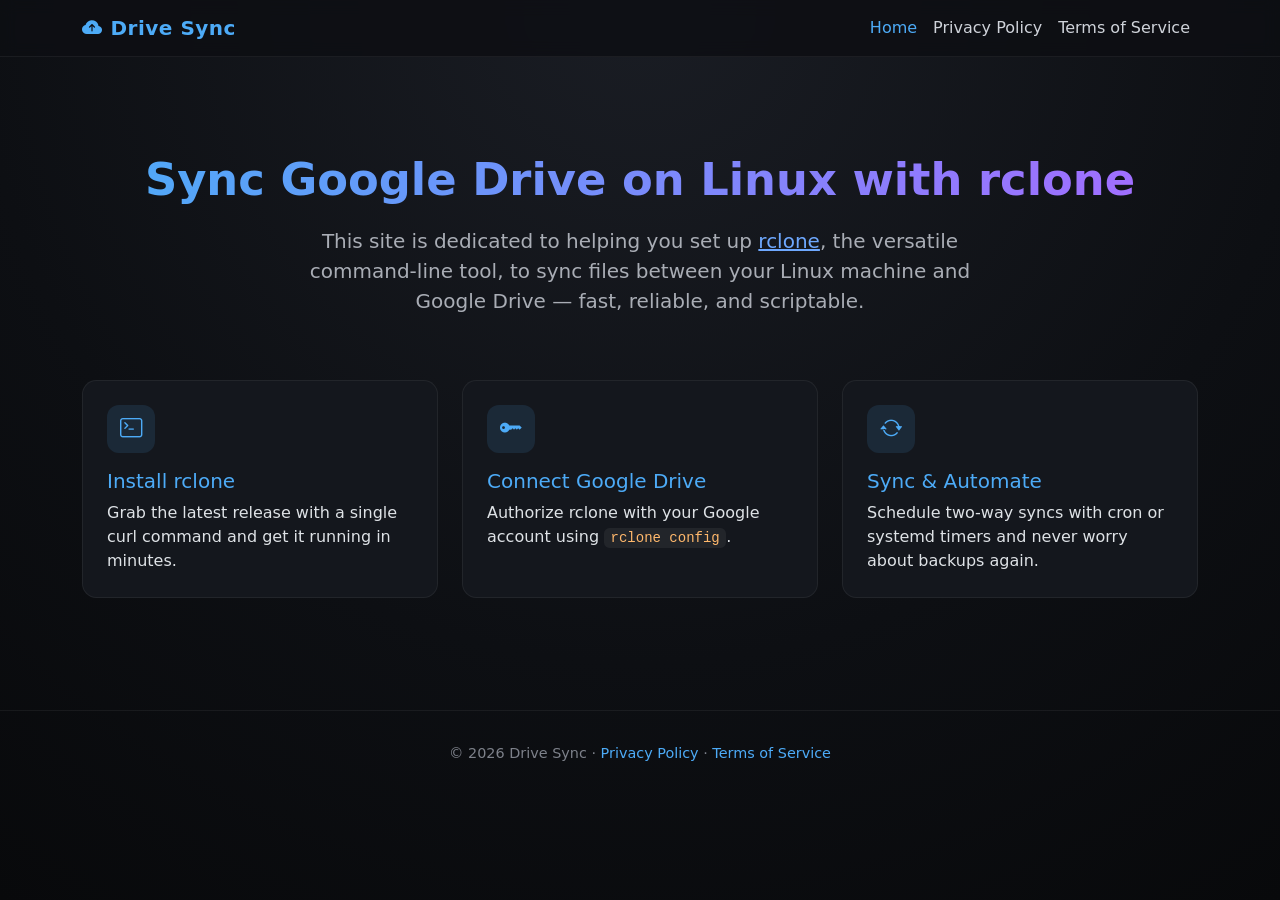
<file: index.html>
<!doctype html>
<html lang="en" data-bs-theme="dark">
<head>
  <meta charset="utf-8">
  <meta name="viewport" content="width=device-width, initial-scale=1">
  <title>Drive Sync &mdash; rclone + Google Drive on Linux</title>
  <link href="https://cdn.jsdelivr.net/npm/bootstrap@5.3.3/dist/css/bootstrap.min.css" rel="stylesheet">
  <link href="https://cdn.jsdelivr.net/npm/bootstrap-icons@1.11.3/font/bootstrap-icons.min.css" rel="stylesheet">
  <link href="css/style.css" rel="stylesheet">
</head>
<body>

  <nav class="navbar navbar-expand-lg sticky-top">
    <div class="container">
      <a class="navbar-brand" href="index.html"><i class="bi bi-cloud-arrow-up-fill me-2"></i>Drive Sync</a>
      <button class="navbar-toggler" type="button" data-bs-toggle="collapse" data-bs-target="#navMain">
        <span class="navbar-toggler-icon"></span>
      </button>
      <div class="collapse navbar-collapse" id="navMain">
        <ul class="navbar-nav ms-auto">
          <li class="nav-item"><a class="nav-link active" href="index.html">Home</a></li>
          <li class="nav-item"><a class="nav-link" href="privacy.html">Privacy Policy</a></li>
          <li class="nav-item"><a class="nav-link" href="terms.html">Terms of Service</a></li>
        </ul>
      </div>
    </div>
  </nav>

  <header class="hero">
    <div class="container">
      <h1>Sync Google Drive on Linux with rclone</h1>
      <p class="lead">
        This site is dedicated to helping you set up <a href="https://rclone.org" target="_blank" rel="noopener">rclone</a>,
        the versatile command-line tool, to sync files between your Linux machine and Google Drive &mdash;
        fast, reliable, and scriptable.
      </p>
    </div>
  </header>

  <main class="container pb-5">
    <div class="row g-4">
      <div class="col-md-4">
        <div class="card h-100 p-4">
          <div class="icon-badge"><i class="bi bi-terminal"></i></div>
          <h5 class="card-title">Install rclone</h5>
          <p class="card-text">Grab the latest release with a single curl command and get it running in minutes.</p>
        </div>
      </div>
      <div class="col-md-4">
        <div class="card h-100 p-4">
          <div class="icon-badge"><i class="bi bi-key-fill"></i></div>
          <h5 class="card-title">Connect Google Drive</h5>
          <p class="card-text">Authorize rclone with your Google account using <code>rclone config</code>.</p>
        </div>
      </div>
      <div class="col-md-4">
        <div class="card h-100 p-4">
          <div class="icon-badge"><i class="bi bi-arrow-repeat"></i></div>
          <h5 class="card-title">Sync &amp; Automate</h5>
          <p class="card-text">Schedule two-way syncs with cron or systemd timers and never worry about backups again.</p>
        </div>
      </div>
    </div>
  </main>

  <footer>
    <div class="container">
      &copy; 2026 Drive Sync &middot; <a href="privacy.html">Privacy Policy</a> &middot; <a href="terms.html">Terms of Service</a>
    </div>
  </footer>

  <script src="https://cdn.jsdelivr.net/npm/bootstrap@5.3.3/dist/js/bootstrap.bundle.min.js"></script>
</body>
</html>
</file>
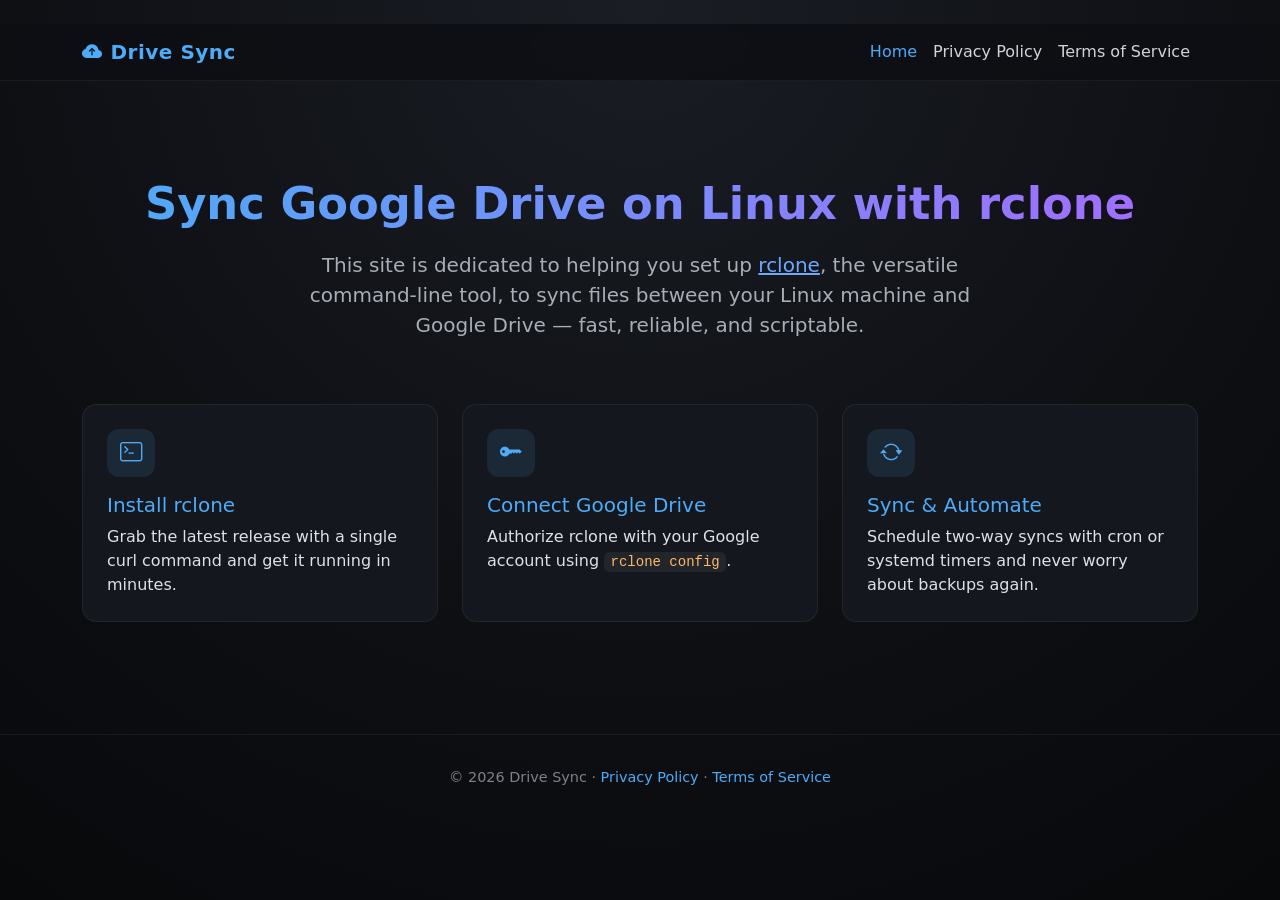
<file: docs/index.html>
<!doctype html>
<html lang="en" data-bs-theme="dark">
<head>
  <meta charset="utf-8">
  <meta name="viewport" content="width=device-width, initial-scale=1">
  <title>Drive Sync &mdash; rclone + Google Drive on Linux</title>
  <link href="https://cdn.jsdelivr.net/npm/bootstrap@5.3.3/dist/css/bootstrap.min.css" rel="stylesheet">
  <link href="https://cdn.jsdelivr.net/npm/bootstrap-icons@1.11.3/font/bootstrap-icons.min.css" rel="stylesheet">
  <link href="css/style.css" rel="stylesheet">
</head>
<br>

  <nav class="navbar navbar-expand-lg sticky-top">
    <div class="container">
      <a class="navbar-brand" href="index.html"><i class="bi bi-cloud-arrow-up-fill me-2"></i>Drive Sync</a>
      <button class="navbar-toggler" type="button" data-bs-toggle="collapse" data-bs-target="#navMain">
        <span class="navbar-toggler-icon"></span>
      </button>
      <div class="collapse navbar-collapse" id="navMain">
        <ul class="navbar-nav ms-auto">
          <li class="nav-item"><a class="nav-link active" href="index.html">Home</a></li>
          <li class="nav-item"><a class="nav-link" href="privacy.html">Privacy Policy</a></li>
          <li class="nav-item"><a class="nav-link" href="terms.html">Terms of Service</a></li>
        </ul>
      </div>
    </div>
  </nav>

  <header class="hero">
    <div class="container">
      <h1>Sync Google Drive on Linux with rclone</h1>
      <p class="lead">
        This site is dedicated to helping you set up <a href="https://rclone.org" target="_blank" rel="noopener">rclone</a>,
        the versatile command-line tool, to sync files between your Linux machine and Google Drive &mdash;
        fast, reliable, and scriptable.
      </p>
    </div>
  </header>

  <main class="container pb-5">
    <div class="row g-4">
      <div class="col-md-4">
        <div class="card h-100 p-4">
          <div class="icon-badge"><i class="bi bi-terminal"></i></div>
          <h5 class="card-title">Install rclone</h5>
          <p class="card-text">Grab the latest release with a single curl command and get it running in minutes.</p>
        </div>
      </div>
      <div class="col-md-4">
        <div class="card h-100 p-4">
          <div class="icon-badge"><i class="bi bi-key-fill"></i></div>
          <h5 class="card-title">Connect Google Drive</h5>
          <p class="card-text">Authorize rclone with your Google account using <code>rclone config</code>.</p>
        </div>
      </div>
      <div class="col-md-4">
        <div class="card h-100 p-4">
          <div class="icon-badge"><i class="bi bi-arrow-repeat"></i></div>
          <h5 class="card-title">Sync &amp; Automate</h5>
          <p class="card-text">Schedule two-way syncs with cron or systemd timers and never worry about backups again.</p>
        </div>
      </div>
    </div>
  </main>

  <footer>
    <div class="container">
      &copy; 2026 Drive Sync &middot; <a href="privacy.html">Privacy Policy</a> &middot; <a href="terms.html">Terms of Service</a>
    </div></footer></br>
  </footer>

  <script src="https://cdn.jsdelivr.net/npm/bootstrap@5.3.3/dist/js/bootstrap.bundle.min.js"></script>
</body>
</html>
</file>
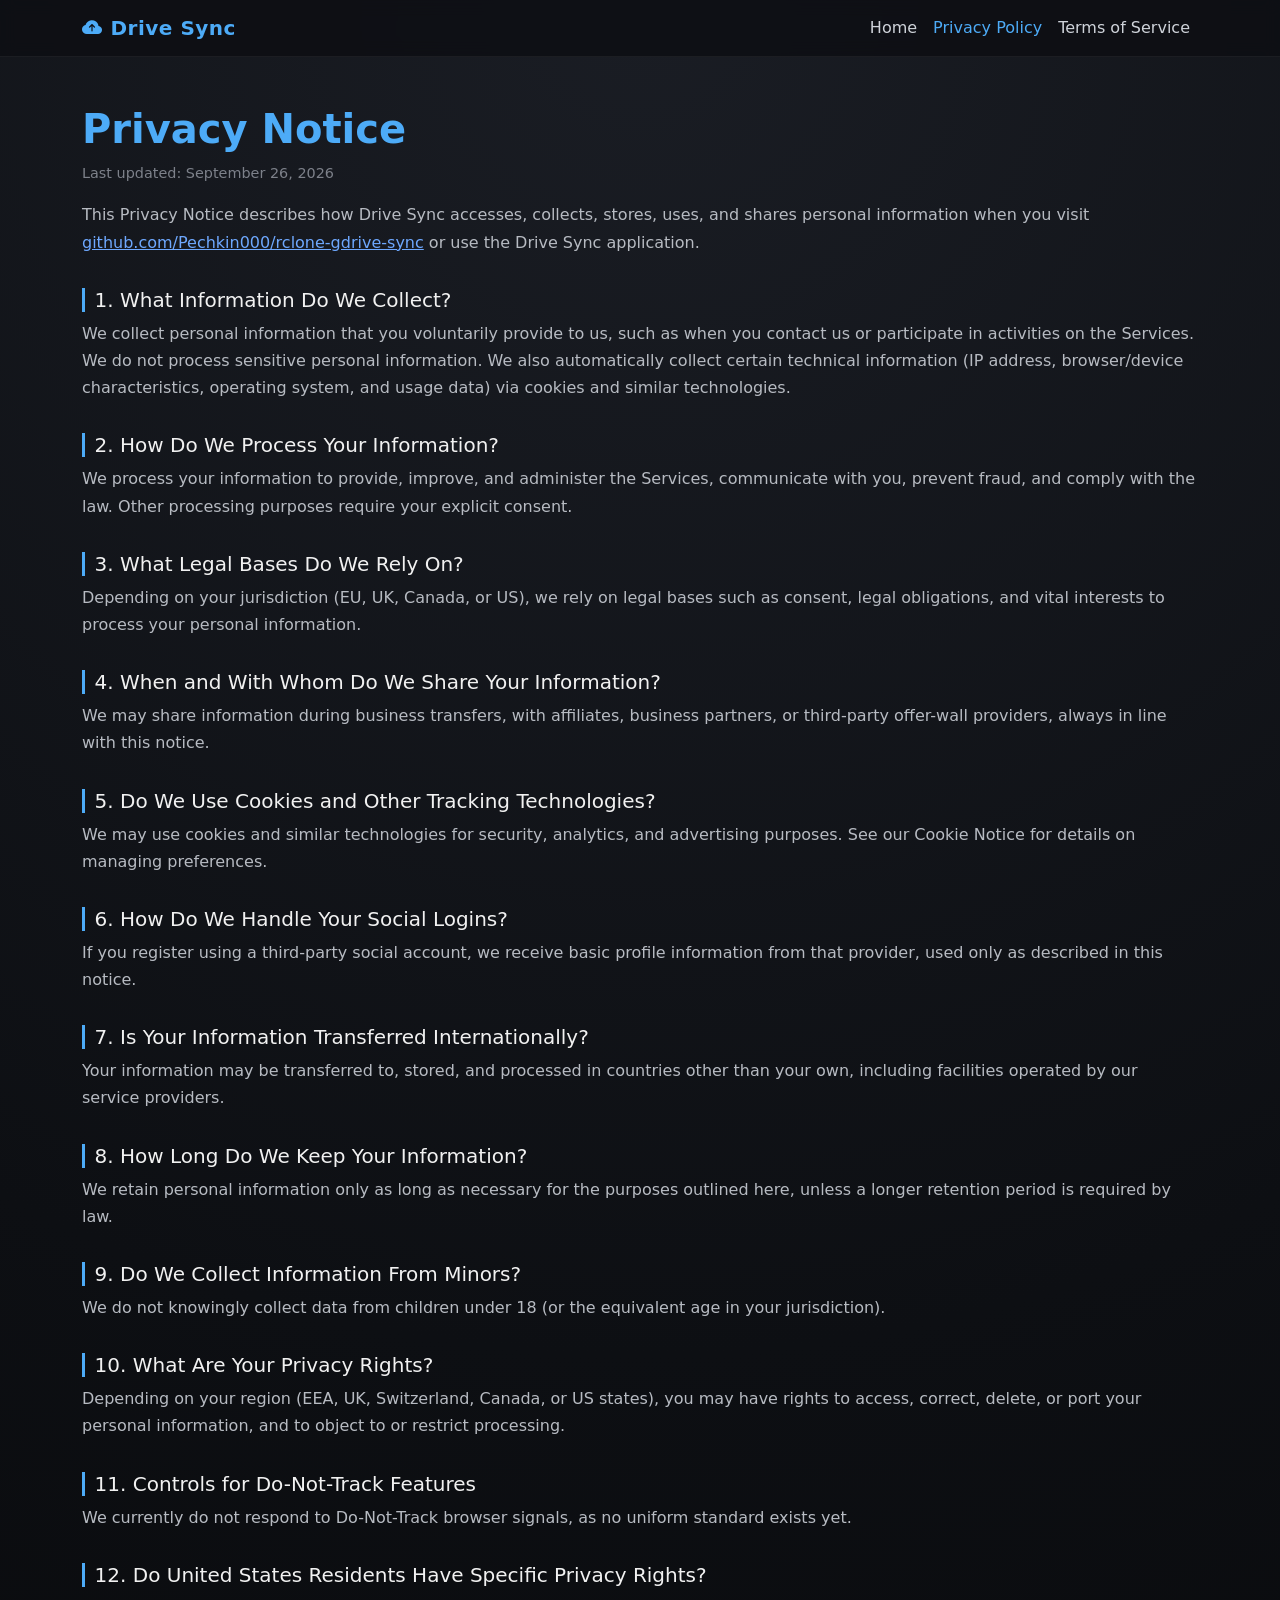
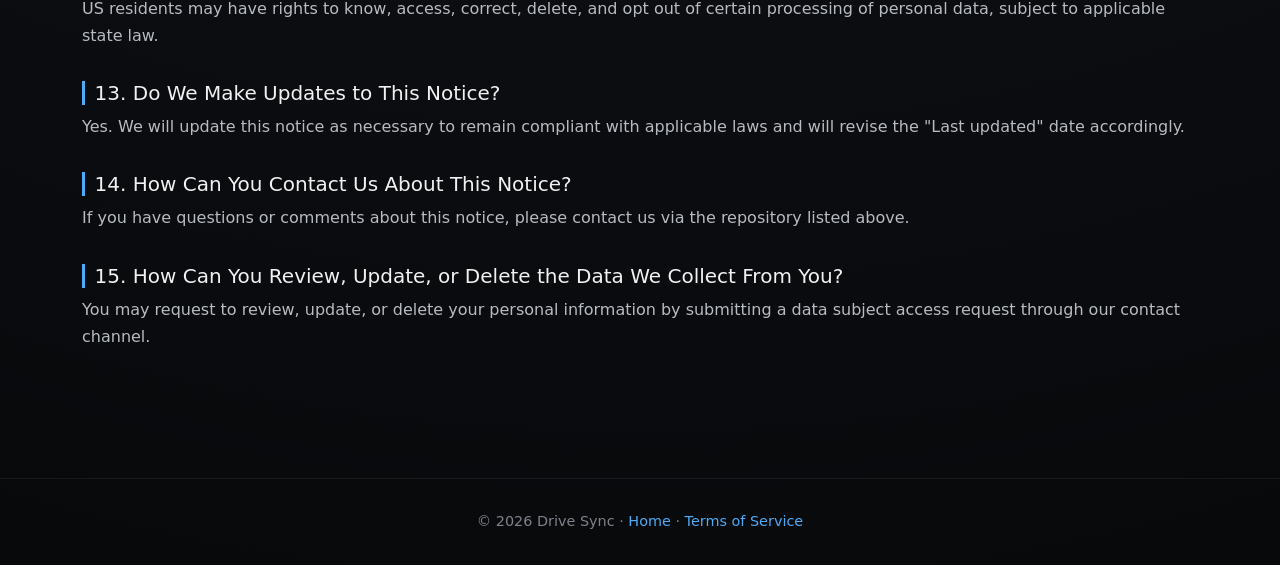
<file: privacy.html>
<!doctype html>
<html lang="en" data-bs-theme="dark">
<head>
  <meta charset="utf-8">
  <meta name="viewport" content="width=device-width, initial-scale=1">
  <title>Privacy Policy &mdash; Drive Sync</title>
  <link href="https://cdn.jsdelivr.net/npm/bootstrap@5.3.3/dist/css/bootstrap.min.css" rel="stylesheet">
  <link href="https://cdn.jsdelivr.net/npm/bootstrap-icons@1.11.3/font/bootstrap-icons.min.css" rel="stylesheet">
  <link href="css/style.css" rel="stylesheet">
</head>
<body>

  <nav class="navbar navbar-expand-lg sticky-top">
    <div class="container">
      <a class="navbar-brand" href="index.html"><i class="bi bi-cloud-arrow-up-fill me-2"></i>Drive Sync</a>
      <button class="navbar-toggler" type="button" data-bs-toggle="collapse" data-bs-target="#navMain">
        <span class="navbar-toggler-icon"></span>
      </button>
      <div class="collapse navbar-collapse" id="navMain">
        <ul class="navbar-nav ms-auto">
          <li class="nav-item"><a class="nav-link" href="index.html">Home</a></li>
          <li class="nav-item"><a class="nav-link active" href="privacy.html">Privacy Policy</a></li>
          <li class="nav-item"><a class="nav-link" href="terms.html">Terms of Service</a></li>
        </ul>
      </div>
    </div>
  </nav>

  <main class="container legal-page py-5">
    <h1>Privacy Notice</h1>
    <p class="last-updated">Last updated: September 26, 2026</p>

    <p>This Privacy Notice describes how Drive Sync accesses, collects, stores, uses, and shares personal
      information when you visit <a href="https://github.com/Pechkin000/rclone-gdrive-sync" target="_blank" rel="noopener">github.com/Pechkin000/rclone-gdrive-sync</a>
      or use the Drive Sync application.</p>

    <h2>1. What Information Do We Collect?</h2>
    <p>We collect personal information that you voluntarily provide to us, such as when you contact us or
      participate in activities on the Services. We do not process sensitive personal information.
      We also automatically collect certain technical information (IP address, browser/device characteristics,
      operating system, and usage data) via cookies and similar technologies.</p>

    <h2>2. How Do We Process Your Information?</h2>
    <p>We process your information to provide, improve, and administer the Services, communicate with you,
      prevent fraud, and comply with the law. Other processing purposes require your explicit consent.</p>

    <h2>3. What Legal Bases Do We Rely On?</h2>
    <p>Depending on your jurisdiction (EU, UK, Canada, or US), we rely on legal bases such as consent, legal
      obligations, and vital interests to process your personal information.</p>

    <h2>4. When and With Whom Do We Share Your Information?</h2>
    <p>We may share information during business transfers, with affiliates, business partners, or third-party
      offer-wall providers, always in line with this notice.</p>

    <h2>5. Do We Use Cookies and Other Tracking Technologies?</h2>
    <p>We may use cookies and similar technologies for security, analytics, and advertising purposes. See our
      Cookie Notice for details on managing preferences.</p>

    <h2>6. How Do We Handle Your Social Logins?</h2>
    <p>If you register using a third-party social account, we receive basic profile information from that
      provider, used only as described in this notice.</p>

    <h2>7. Is Your Information Transferred Internationally?</h2>
    <p>Your information may be transferred to, stored, and processed in countries other than your own,
      including facilities operated by our service providers.</p>

    <h2>8. How Long Do We Keep Your Information?</h2>
    <p>We retain personal information only as long as necessary for the purposes outlined here, unless a
      longer retention period is required by law.</p>

    <h2>9. Do We Collect Information From Minors?</h2>
    <p>We do not knowingly collect data from children under 18 (or the equivalent age in your jurisdiction).</p>

    <h2>10. What Are Your Privacy Rights?</h2>
    <p>Depending on your region (EEA, UK, Switzerland, Canada, or US states), you may have rights to access,
      correct, delete, or port your personal information, and to object to or restrict processing.</p>

    <h2>11. Controls for Do-Not-Track Features</h2>
    <p>We currently do not respond to Do-Not-Track browser signals, as no uniform standard exists yet.</p>

    <h2>12. Do United States Residents Have Specific Privacy Rights?</h2>
    <p>US residents may have rights to know, access, correct, delete, and opt out of certain processing of
      personal data, subject to applicable state law.</p>

    <h2>13. Do We Make Updates to This Notice?</h2>
    <p>Yes. We will update this notice as necessary to remain compliant with applicable laws and will revise
      the "Last updated" date accordingly.</p>

    <h2>14. How Can You Contact Us About This Notice?</h2>
    <p>If you have questions or comments about this notice, please contact us via the repository listed above.</p>

    <h2>15. How Can You Review, Update, or Delete the Data We Collect From You?</h2>
    <p>You may request to review, update, or delete your personal information by submitting a data subject
      access request through our contact channel.</p>
  </main>

  <footer>
    <div class="container">
      &copy; 2026 Drive Sync &middot; <a href="index.html">Home</a> &middot; <a href="terms.html">Terms of Service</a>
    </div>
  </footer>

  <script src="https://cdn.jsdelivr.net/npm/bootstrap@5.3.3/dist/js/bootstrap.bundle.min.js"></script>
</body>
</html>
</file>
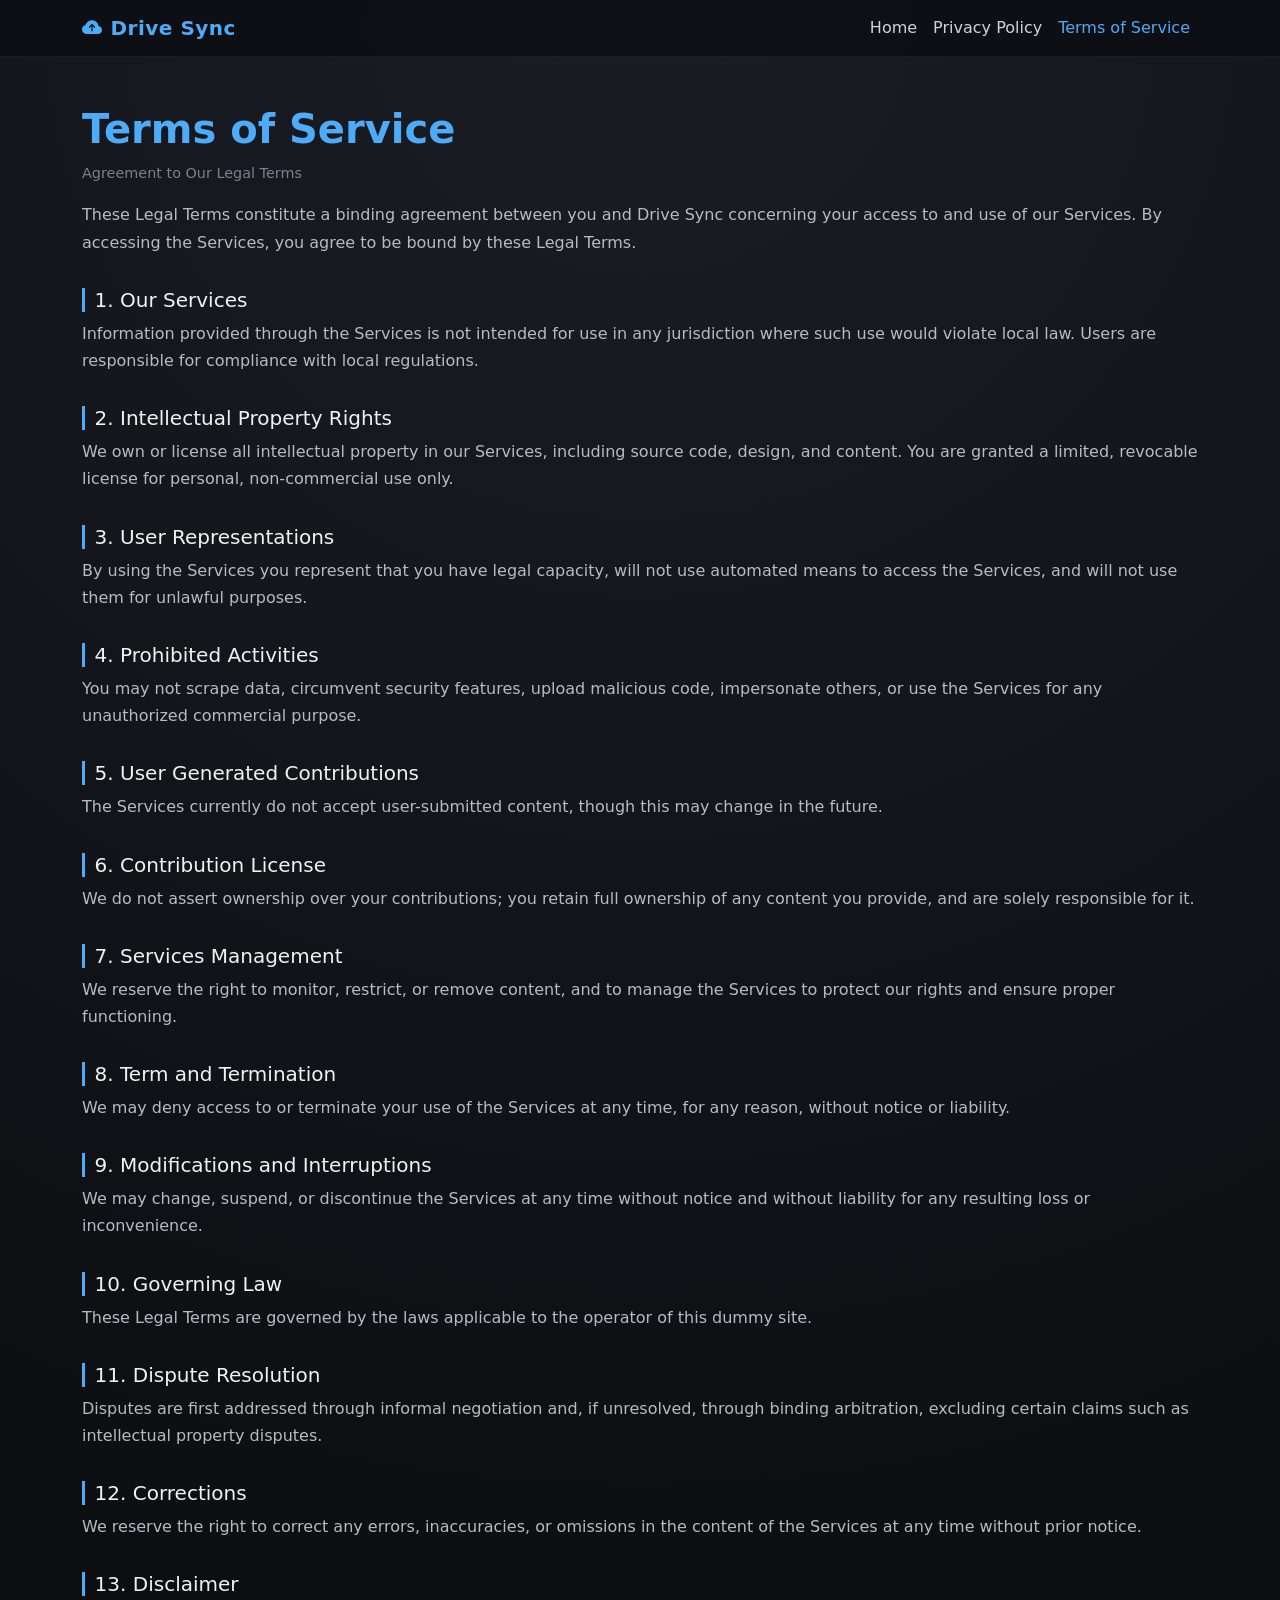
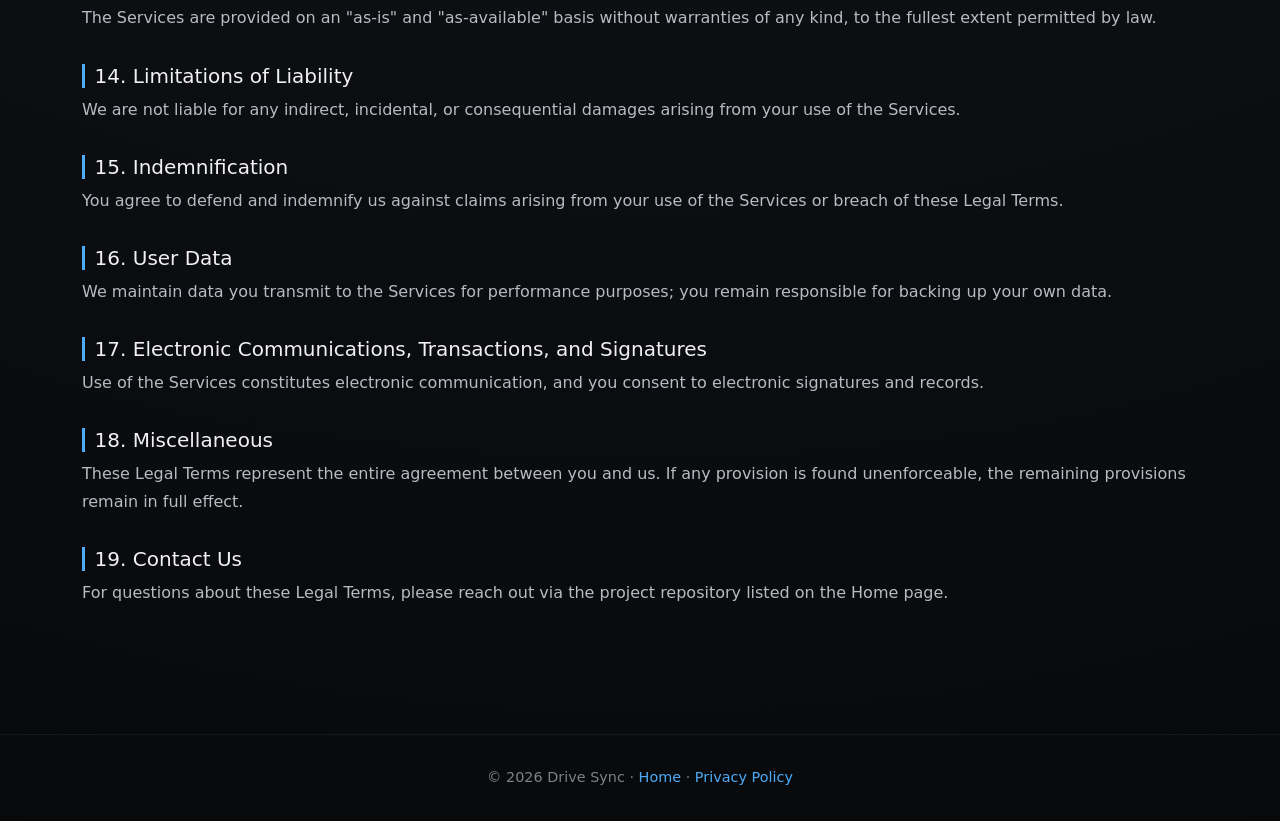
<file: terms.html>
<!doctype html>
<html lang="en" data-bs-theme="dark">
<head>
  <meta charset="utf-8">
  <meta name="viewport" content="width=device-width, initial-scale=1">
  <title>Terms of Service &mdash; Drive Sync</title>
  <link href="https://cdn.jsdelivr.net/npm/bootstrap@5.3.3/dist/css/bootstrap.min.css" rel="stylesheet">
  <link href="https://cdn.jsdelivr.net/npm/bootstrap-icons@1.11.3/font/bootstrap-icons.min.css" rel="stylesheet">
  <link href="css/style.css" rel="stylesheet">
</head>
<body>

  <nav class="navbar navbar-expand-lg sticky-top">
    <div class="container">
      <a class="navbar-brand" href="index.html"><i class="bi bi-cloud-arrow-up-fill me-2"></i>Drive Sync</a>
      <button class="navbar-toggler" type="button" data-bs-toggle="collapse" data-bs-target="#navMain">
        <span class="navbar-toggler-icon"></span>
      </button>
      <div class="collapse navbar-collapse" id="navMain">
        <ul class="navbar-nav ms-auto">
          <li class="nav-item"><a class="nav-link" href="index.html">Home</a></li>
          <li class="nav-item"><a class="nav-link" href="privacy.html">Privacy Policy</a></li>
          <li class="nav-item"><a class="nav-link active" href="terms.html">Terms of Service</a></li>
        </ul>
      </div>
    </div>
  </nav>

  <main class="container legal-page py-5">
    <h1>Terms of Service</h1>
    <p class="last-updated">Agreement to Our Legal Terms</p>

    <p>These Legal Terms constitute a binding agreement between you and Drive Sync concerning your access to
      and use of our Services. By accessing the Services, you agree to be bound by these Legal Terms.</p>

    <h2>1. Our Services</h2>
    <p>Information provided through the Services is not intended for use in any jurisdiction where such use
      would violate local law. Users are responsible for compliance with local regulations.</p>

    <h2>2. Intellectual Property Rights</h2>
    <p>We own or license all intellectual property in our Services, including source code, design, and
      content. You are granted a limited, revocable license for personal, non-commercial use only.</p>

    <h2>3. User Representations</h2>
    <p>By using the Services you represent that you have legal capacity, will not use automated means to
      access the Services, and will not use them for unlawful purposes.</p>

    <h2>4. Prohibited Activities</h2>
    <p>You may not scrape data, circumvent security features, upload malicious code, impersonate others, or
      use the Services for any unauthorized commercial purpose.</p>

    <h2>5. User Generated Contributions</h2>
    <p>The Services currently do not accept user-submitted content, though this may change in the future.</p>

    <h2>6. Contribution License</h2>
    <p>We do not assert ownership over your contributions; you retain full ownership of any content you
      provide, and are solely responsible for it.</p>

    <h2>7. Services Management</h2>
    <p>We reserve the right to monitor, restrict, or remove content, and to manage the Services to protect
      our rights and ensure proper functioning.</p>

    <h2>8. Term and Termination</h2>
    <p>We may deny access to or terminate your use of the Services at any time, for any reason, without
      notice or liability.</p>

    <h2>9. Modifications and Interruptions</h2>
    <p>We may change, suspend, or discontinue the Services at any time without notice and without liability
      for any resulting loss or inconvenience.</p>

    <h2>10. Governing Law</h2>
    <p>These Legal Terms are governed by the laws applicable to the operator of this dummy site.</p>

    <h2>11. Dispute Resolution</h2>
    <p>Disputes are first addressed through informal negotiation and, if unresolved, through binding
      arbitration, excluding certain claims such as intellectual property disputes.</p>

    <h2>12. Corrections</h2>
    <p>We reserve the right to correct any errors, inaccuracies, or omissions in the content of the Services
      at any time without prior notice.</p>

    <h2>13. Disclaimer</h2>
    <p>The Services are provided on an "as-is" and "as-available" basis without warranties of any kind, to
      the fullest extent permitted by law.</p>

    <h2>14. Limitations of Liability</h2>
    <p>We are not liable for any indirect, incidental, or consequential damages arising from your use of the
      Services.</p>

    <h2>15. Indemnification</h2>
    <p>You agree to defend and indemnify us against claims arising from your use of the Services or breach of
      these Legal Terms.</p>

    <h2>16. User Data</h2>
    <p>We maintain data you transmit to the Services for performance purposes; you remain responsible for
      backing up your own data.</p>

    <h2>17. Electronic Communications, Transactions, and Signatures</h2>
    <p>Use of the Services constitutes electronic communication, and you consent to electronic signatures
      and records.</p>

    <h2>18. Miscellaneous</h2>
    <p>These Legal Terms represent the entire agreement between you and us. If any provision is found
      unenforceable, the remaining provisions remain in full effect.</p>

    <h2>19. Contact Us</h2>
    <p>For questions about these Legal Terms, please reach out via the project repository listed on the
      Home page.</p>
  </main>

  <footer>
    <div class="container">
      &copy; 2026 Drive Sync &middot; <a href="index.html">Home</a> &middot; <a href="privacy.html">Privacy Policy</a>
    </div>
  </footer>

  <script src="https://cdn.jsdelivr.net/npm/bootstrap@5.3.3/dist/js/bootstrap.bundle.min.js"></script>
</body>
</html>
</file>
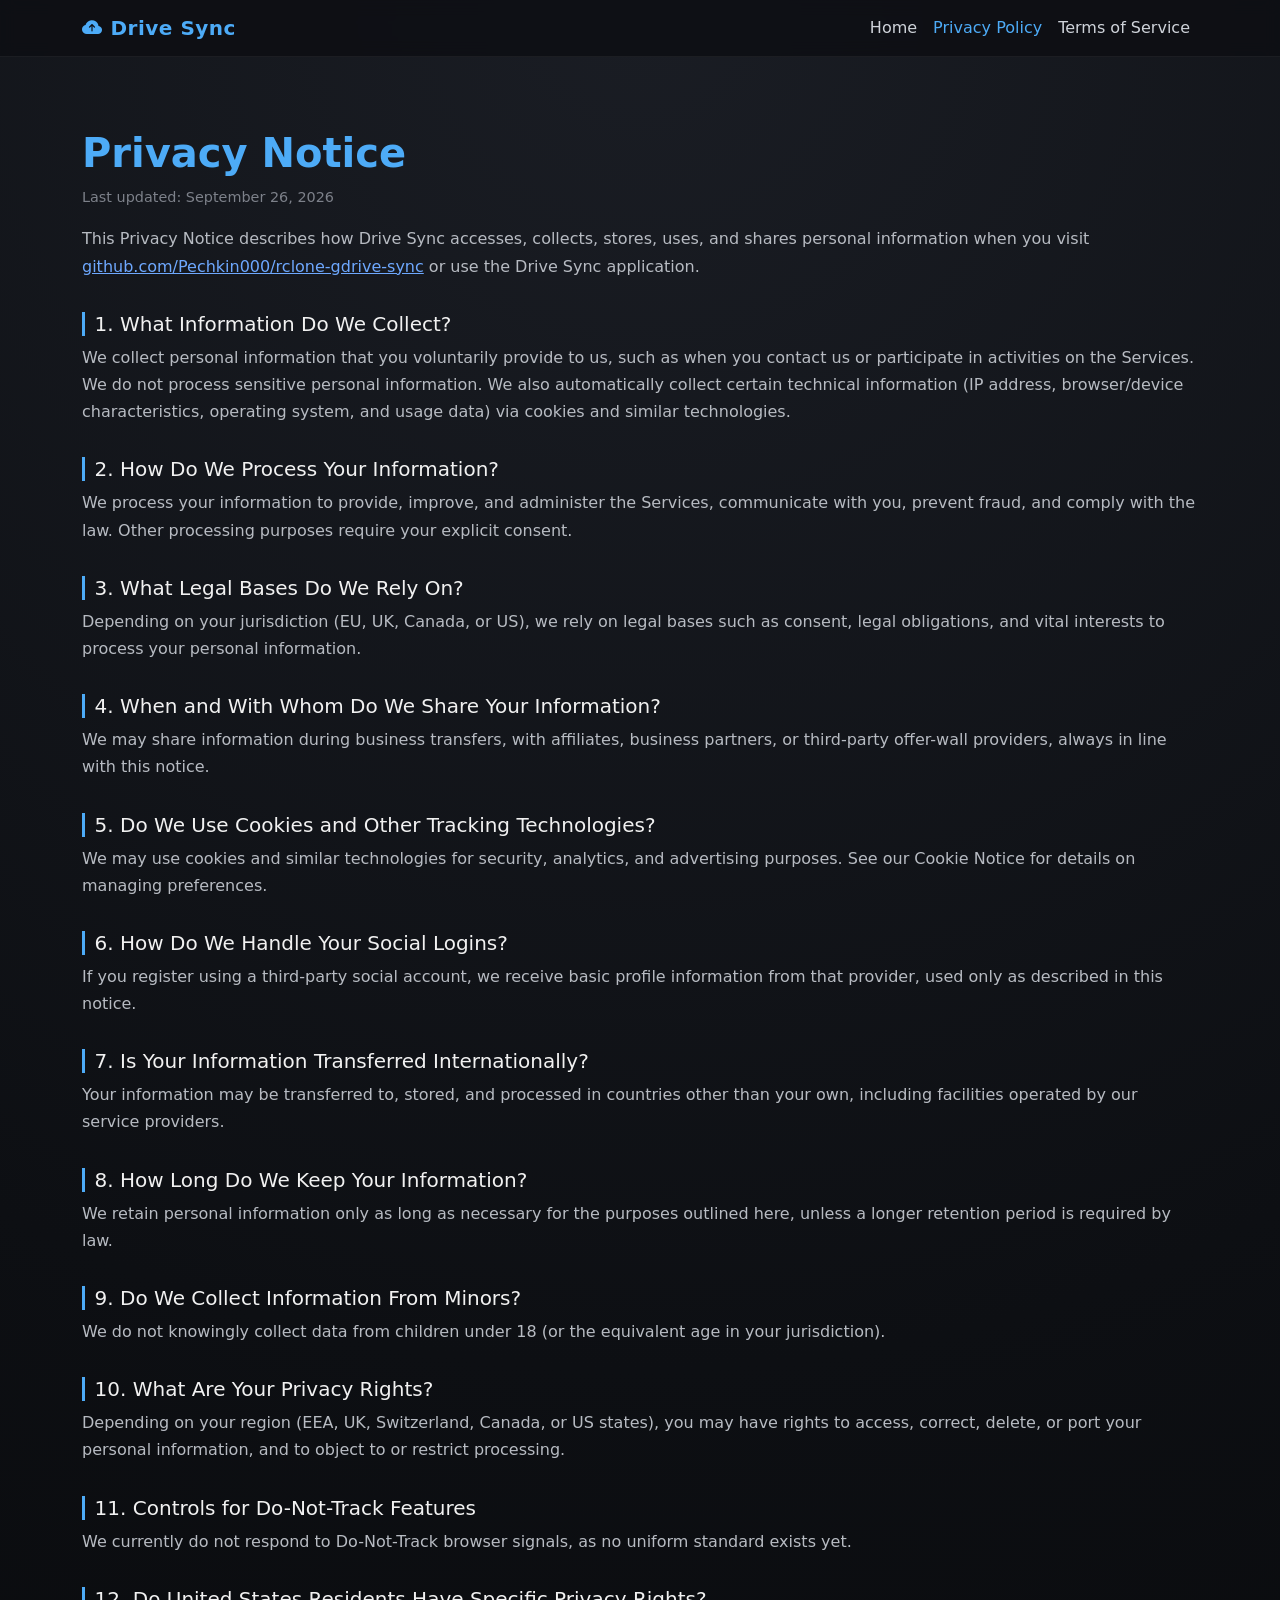
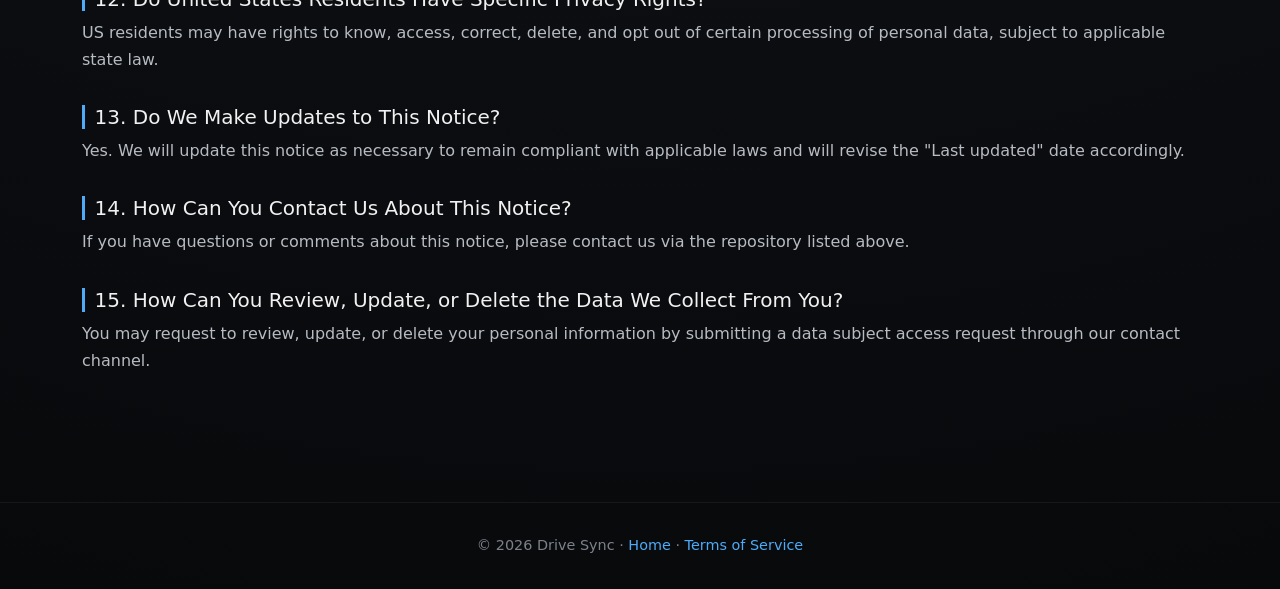
<file: docs/privacy.html>
<!doctype html>
<html lang="en" data-bs-theme="dark">
<head>
  <meta charset="utf-8">
  <meta name="viewport" content="width=device-width, initial-scale=1">
  <title>Privacy Policy &mdash; Drive Sync</title>
  <link href="https://cdn.jsdelivr.net/npm/bootstrap@5.3.3/dist/css/bootstrap.min.css" rel="stylesheet">
  <link href="https://cdn.jsdelivr.net/npm/bootstrap-icons@1.11.3/font/bootstrap-icons.min.css" rel="stylesheet">
  <link href="css/style.css" rel="stylesheet">
</head>
<body>

  <nav class="navbar navbar-expand-lg sticky-top">
    <div class="container">
      <a class="navbar-brand" href="index.html"><i class="bi bi-cloud-arrow-up-fill me-2"></i>Drive Sync</a>
      <button class="navbar-toggler" type="button" data-bs-toggle="collapse" data-bs-target="#navMain">
        <span class="navbar-toggler-icon"></span>
      </button>
      <div class="collapse navbar-collapse" id="navMain">
        <ul class="navbar-nav ms-auto">
          <li class="nav-item"><a class="nav-link" href="index.html">Home</a></li>
          <li class="nav-item"><a class="nav-link active" href="privacy.html">Privacy Policy</a></li>
          <li class="nav-item"><a class="nav-link" href="terms.html">Terms of Service</a></li>
        </ul>
      </div>
    </div>
  </nav></br>

  <main class="container legal-page py-5">
    <h1>Privacy Notice</h1>
    <p class="last-updated">Last updated: September 26, 2026</p>

    <p>This Privacy Notice describes how Drive Sync accesses, collects, stores, uses, and shares personal
      information when you visit <a href="https://github.com/Pechkin000/rclone-gdrive-sync" target="_blank" rel="noopener">github.com/Pechkin000/rclone-gdrive-sync</a>
      or use the Drive Sync application.</p>

    <h2>1. What Information Do We Collect?</h2>
    <p>We collect personal information that you voluntarily provide to us, such as when you contact us or
      participate in activities on the Services. We do not process sensitive personal information.
      We also automatically collect certain technical information (IP address, browser/device characteristics,
      operating system, and usage data) via cookies and similar technologies.</p>

    <h2>2. How Do We Process Your Information?</h2>
    <p>We process your information to provide, improve, and administer the Services, communicate with you,
      prevent fraud, and comply with the law. Other processing purposes require your explicit consent.</p>

    <h2>3. What Legal Bases Do We Rely On?</h2>
    <p>Depending on your jurisdiction (EU, UK, Canada, or US), we rely on legal bases such as consent, legal
      obligations, and vital interests to process your personal information.</p>

    <h2>4. When and With Whom Do We Share Your Information?</h2>
    <p>We may share information during business transfers, with affiliates, business partners, or third-party
      offer-wall providers, always in line with this notice.</p>

    <h2>5. Do We Use Cookies and Other Tracking Technologies?</h2>
    <p>We may use cookies and similar technologies for security, analytics, and advertising purposes. See our
      Cookie Notice for details on managing preferences.</p>

    <h2>6. How Do We Handle Your Social Logins?</h2>
    <p>If you register using a third-party social account, we receive basic profile information from that
      provider, used only as described in this notice.</p>

    <h2>7. Is Your Information Transferred Internationally?</h2>
    <p>Your information may be transferred to, stored, and processed in countries other than your own,
      including facilities operated by our service providers.</p>

    <h2>8. How Long Do We Keep Your Information?</h2>
    <p>We retain personal information only as long as necessary for the purposes outlined here, unless a
      longer retention period is required by law.</p>

    <h2>9. Do We Collect Information From Minors?</h2>
    <p>We do not knowingly collect data from children under 18 (or the equivalent age in your jurisdiction).</p>

    <h2>10. What Are Your Privacy Rights?</h2>
    <p>Depending on your region (EEA, UK, Switzerland, Canada, or US states), you may have rights to access,
      correct, delete, or port your personal information, and to object to or restrict processing.</p>

    <h2>11. Controls for Do-Not-Track Features</h2>
    <p>We currently do not respond to Do-Not-Track browser signals, as no uniform standard exists yet.</p>

    <h2>12. Do United States Residents Have Specific Privacy Rights?</h2>
    <p>US residents may have rights to know, access, correct, delete, and opt out of certain processing of
      personal data, subject to applicable state law.</p>

    <h2>13. Do We Make Updates to This Notice?</h2>
    <p>Yes. We will update this notice as necessary to remain compliant with applicable laws and will revise
      the "Last updated" date accordingly.</p>

    <h2>14. How Can You Contact Us About This Notice?</h2>
    <p>If you have questions or comments about this notice, please contact us via the repository listed above.</p>

    <h2>15. How Can You Review, Update, or Delete the Data We Collect From You?</h2>
    <p>You may request to review, update, or delete your personal information by submitting a data subject
      access request through our contact channel.</p>
  </main>

  <footer>
    <div class="container">
      &copy; 2026 Drive Sync &middot; <a href="index.html">Home</a> &middot; <a href="terms.html">Terms of Service</a>
    </div>
  </footer>

  <script src="https://cdn.jsdelivr.net/npm/bootstrap@5.3.3/dist/js/bootstrap.bundle.min.js"></script>
</body>
</html>
</file>
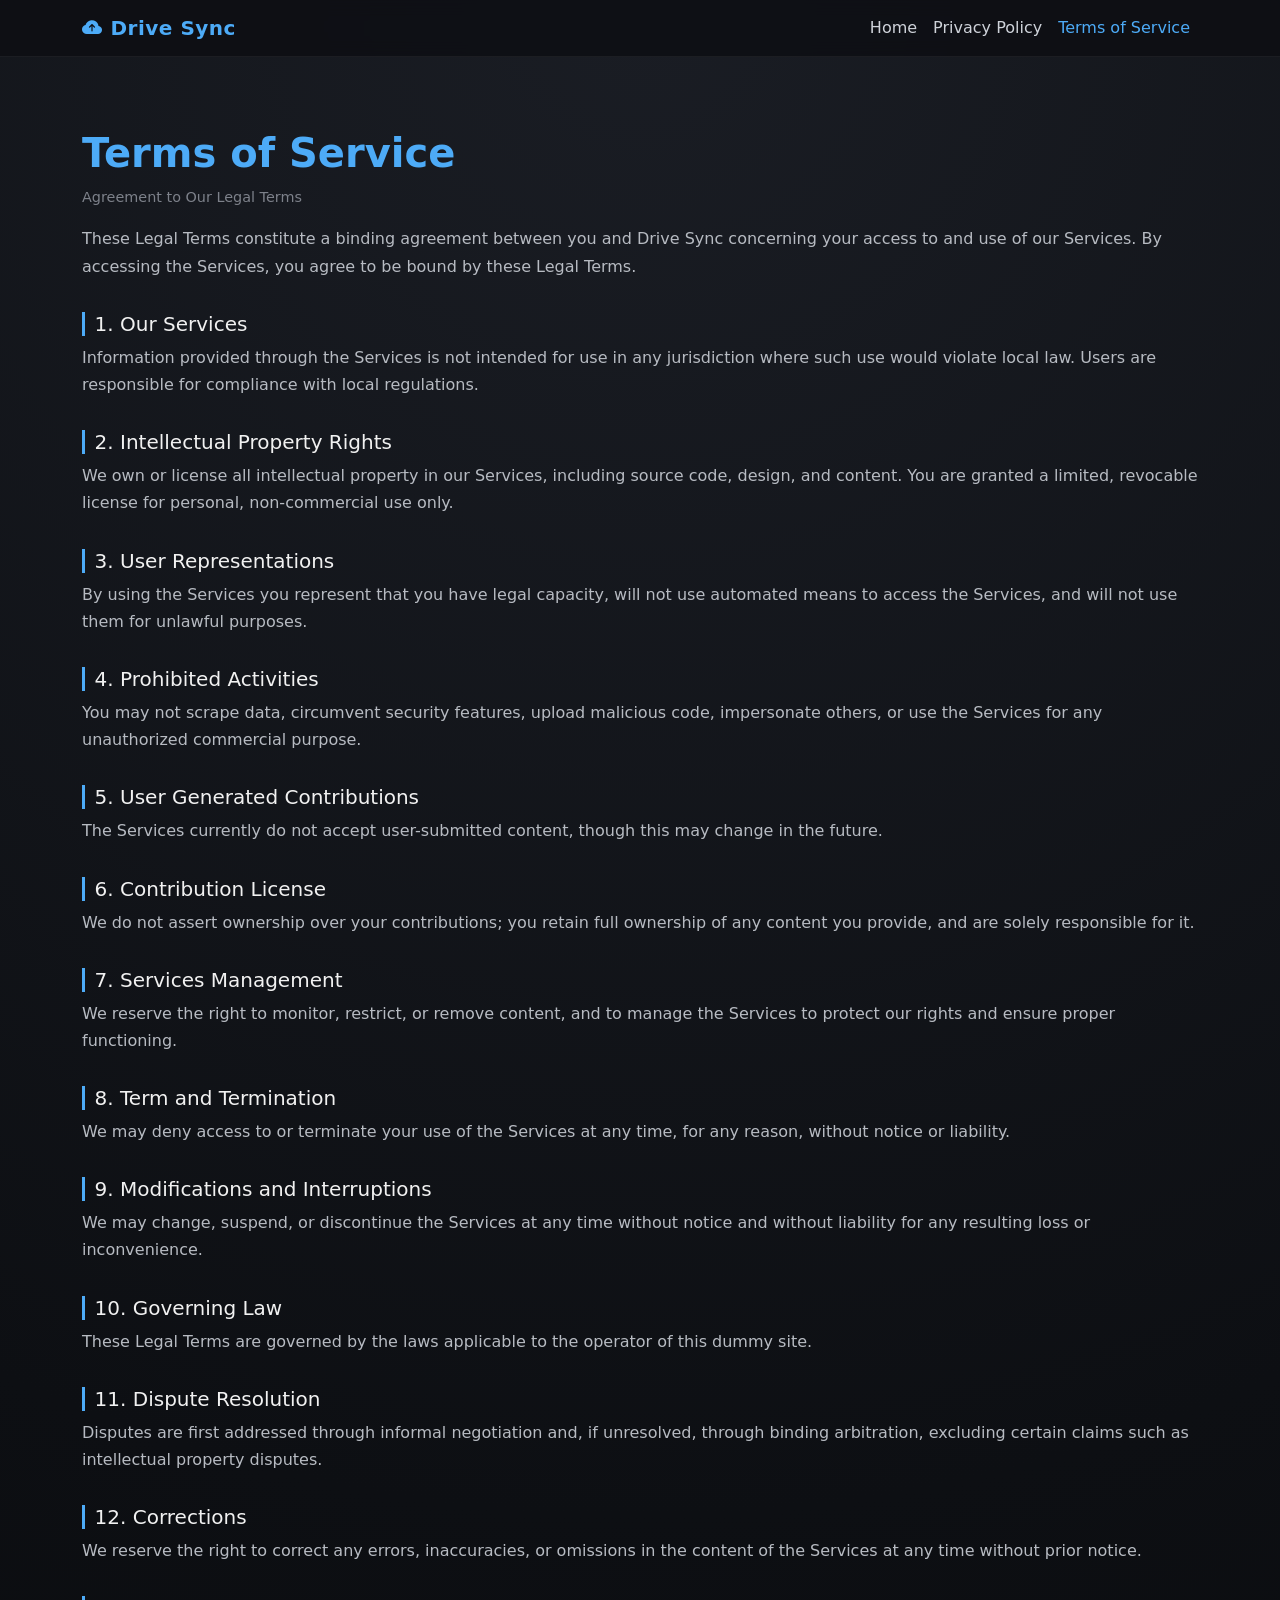
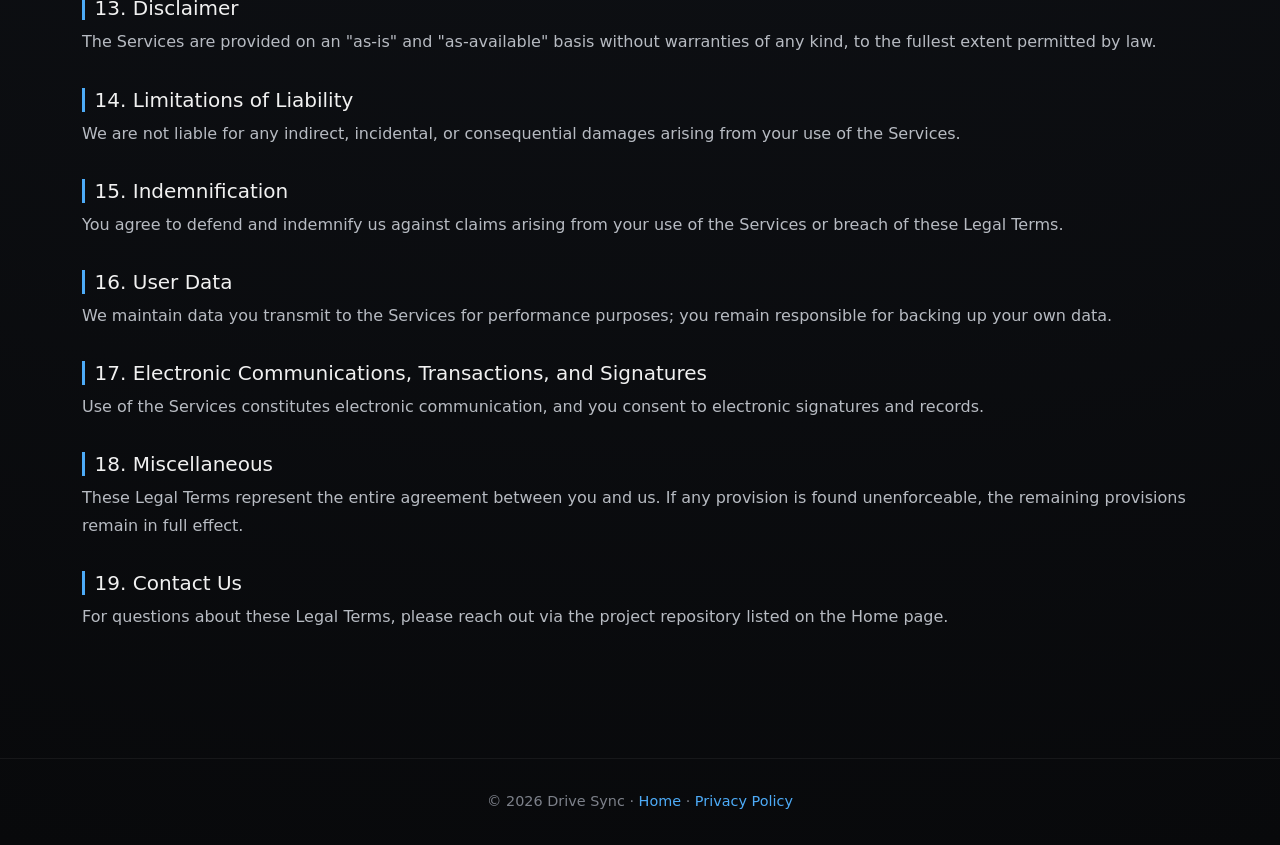
<file: docs/terms.html>
<!doctype html>
<html lang="en" data-bs-theme="dark">
<head>
  <meta charset="utf-8">
  <meta name="viewport" content="width=device-width, initial-scale=1">
  <title>Terms of Service &mdash; Drive Sync</title>
  <link href="https://cdn.jsdelivr.net/npm/bootstrap@5.3.3/dist/css/bootstrap.min.css" rel="stylesheet">
  <link href="https://cdn.jsdelivr.net/npm/bootstrap-icons@1.11.3/font/bootstrap-icons.min.css" rel="stylesheet">
  <link href="css/style.css" rel="stylesheet">
</head>
<body>

  <nav class="navbar navbar-expand-lg sticky-top">
    <div class="container">
      <a class="navbar-brand" href="index.html"><i class="bi bi-cloud-arrow-up-fill me-2"></i>Drive Sync</a>
      <button class="navbar-toggler" type="button" data-bs-toggle="collapse" data-bs-target="#navMain">
        <span class="navbar-toggler-icon"></span>
      </button>
      <div class="collapse navbar-collapse" id="navMain">
        <ul class="navbar-nav ms-auto">
          <li class="nav-item"><a class="nav-link" href="index.html">Home</a></li>
          <li class="nav-item"><a class="nav-link" href="privacy.html">Privacy Policy</a></li>
          <li class="nav-item"><a class="nav-link active" href="terms.html">Terms of Service</a></li>
        </ul>
      </div>
    </div>
  </nav></br>

  <main class="container legal-page py-5">
    <h1>Terms of Service</h1>
    <p class="last-updated">Agreement to Our Legal Terms</p>

    <p>These Legal Terms constitute a binding agreement between you and Drive Sync concerning your access to
      and use of our Services. By accessing the Services, you agree to be bound by these Legal Terms.</p>

    <h2>1. Our Services</h2>
    <p>Information provided through the Services is not intended for use in any jurisdiction where such use
      would violate local law. Users are responsible for compliance with local regulations.</p>

    <h2>2. Intellectual Property Rights</h2>
    <p>We own or license all intellectual property in our Services, including source code, design, and
      content. You are granted a limited, revocable license for personal, non-commercial use only.</p>

    <h2>3. User Representations</h2>
    <p>By using the Services you represent that you have legal capacity, will not use automated means to
      access the Services, and will not use them for unlawful purposes.</p>

    <h2>4. Prohibited Activities</h2>
    <p>You may not scrape data, circumvent security features, upload malicious code, impersonate others, or
      use the Services for any unauthorized commercial purpose.</p>

    <h2>5. User Generated Contributions</h2>
    <p>The Services currently do not accept user-submitted content, though this may change in the future.</p>

    <h2>6. Contribution License</h2>
    <p>We do not assert ownership over your contributions; you retain full ownership of any content you
      provide, and are solely responsible for it.</p>

    <h2>7. Services Management</h2>
    <p>We reserve the right to monitor, restrict, or remove content, and to manage the Services to protect
      our rights and ensure proper functioning.</p>

    <h2>8. Term and Termination</h2>
    <p>We may deny access to or terminate your use of the Services at any time, for any reason, without
      notice or liability.</p>

    <h2>9. Modifications and Interruptions</h2>
    <p>We may change, suspend, or discontinue the Services at any time without notice and without liability
      for any resulting loss or inconvenience.</p>

    <h2>10. Governing Law</h2>
    <p>These Legal Terms are governed by the laws applicable to the operator of this dummy site.</p>

    <h2>11. Dispute Resolution</h2>
    <p>Disputes are first addressed through informal negotiation and, if unresolved, through binding
      arbitration, excluding certain claims such as intellectual property disputes.</p>

    <h2>12. Corrections</h2>
    <p>We reserve the right to correct any errors, inaccuracies, or omissions in the content of the Services
      at any time without prior notice.</p>

    <h2>13. Disclaimer</h2>
    <p>The Services are provided on an "as-is" and "as-available" basis without warranties of any kind, to
      the fullest extent permitted by law.</p>

    <h2>14. Limitations of Liability</h2>
    <p>We are not liable for any indirect, incidental, or consequential damages arising from your use of the
      Services.</p>

    <h2>15. Indemnification</h2>
    <p>You agree to defend and indemnify us against claims arising from your use of the Services or breach of
      these Legal Terms.</p>

    <h2>16. User Data</h2>
    <p>We maintain data you transmit to the Services for performance purposes; you remain responsible for
      backing up your own data.</p>

    <h2>17. Electronic Communications, Transactions, and Signatures</h2>
    <p>Use of the Services constitutes electronic communication, and you consent to electronic signatures
      and records.</p>

    <h2>18. Miscellaneous</h2>
    <p>These Legal Terms represent the entire agreement between you and us. If any provision is found
      unenforceable, the remaining provisions remain in full effect.</p>

    <h2>19. Contact Us</h2>
    <p>For questions about these Legal Terms, please reach out via the project repository listed on the
      Home page.</p>
  </main>

  <footer>
    <div class="container">
      &copy; 2026 Drive Sync &middot; <a href="index.html">Home</a> &middot; <a href="privacy.html">Privacy Policy</a>
    </div>
  </footer>

  <script src="https://cdn.jsdelivr.net/npm/bootstrap@5.3.3/dist/js/bootstrap.bundle.min.js"></script>
</body>
</html>
</file>
<file: css/style.css>
:root {
  --accent: #4dabf7;
  --accent-soft: rgba(77, 171, 247, 0.12);
}

body {
  background: radial-gradient(circle at top, #1a1d24 0%, #0d0f13 60%, #08090b 100%);
  color: #e6e6e6;
  min-height: 100vh;
  font-family: "Segoe UI", Roboto, system-ui, sans-serif;
}

.navbar {
  backdrop-filter: blur(8px);
  background: rgba(13, 15, 19, 0.85) !important;
  border-bottom: 1px solid rgba(255, 255, 255, 0.06);
}

.navbar-brand {
  font-weight: 600;
  letter-spacing: 0.5px;
  color: var(--accent) !important;
}

.nav-link {
  color: #cfd3da !important;
  transition: color 0.2s ease;
}

.nav-link:hover,
.nav-link.active {
  color: var(--accent) !important;
}

.hero {
  padding: 6rem 1rem 4rem;
  text-align: center;
}

.hero h1 {
  font-weight: 700;
  font-size: 2.8rem;
  background: linear-gradient(90deg, #4dabf7, #a56bff);
  -webkit-background-clip: text;
  background-clip: text;
  color: transparent;
}

.hero p.lead {
  color: #a9adb5;
  max-width: 700px;
  margin: 1.2rem auto 0;
}

.card {
  background: #14171d;
  border: 1px solid rgba(255, 255, 255, 0.06);
  border-radius: 0.9rem;
  transition: transform 0.2s ease, box-shadow 0.2s ease;
}

.card:hover {
  transform: translateY(-4px);
  box-shadow: 0 12px 30px rgba(0, 0, 0, 0.45);
}

.card .card-title {
  color: var(--accent);
}

.icon-badge {
  width: 3rem;
  height: 3rem;
  border-radius: 0.75rem;
  background: var(--accent-soft);
  display: flex;
  align-items: center;
  justify-content: center;
  color: var(--accent);
  font-size: 1.4rem;
  margin-bottom: 1rem;
}

.legal-page h1 {
  font-weight: 700;
  color: var(--accent);
}

.legal-page h2 {
  font-size: 1.25rem;
  margin-top: 2rem;
  color: #f1f1f1;
  border-left: 3px solid var(--accent);
  padding-left: 0.6rem;
}

.legal-page p,
.legal-page li {
  color: #b7bbc2;
  line-height: 1.7;
}

.legal-page .last-updated {
  color: #7d818a;
  font-size: 0.9rem;
}

footer {
  border-top: 1px solid rgba(255, 255, 255, 0.06);
  color: #7d818a;
  padding: 2rem 0;
  margin-top: 4rem;
  text-align: center;
  font-size: 0.9rem;
}

footer a {
  color: var(--accent);
  text-decoration: none;
}

code {
  color: #ffb86c;
  background: rgba(255, 255, 255, 0.06);
  padding: 0.15rem 0.4rem;
  border-radius: 0.35rem;
}
</file>
<file: docs/css/style.css>
:root {
  --accent: #4dabf7;
  --accent-soft: rgba(77, 171, 247, 0.12);
}

body {
  background: radial-gradient(circle at top, #1a1d24 0%, #0d0f13 60%, #08090b 100%);
  color: #e6e6e6;
  min-height: 100vh;
  font-family: "Segoe UI", Roboto, system-ui, sans-serif;
}

.navbar {
  backdrop-filter: blur(8px);
  background: rgba(13, 15, 19, 0.85) !important;
  border-bottom: 1px solid rgba(255, 255, 255, 0.06);
}

.navbar-brand {
  font-weight: 600;
  letter-spacing: 0.5px;
  color: var(--accent) !important;
}

.nav-link {
  color: #cfd3da !important;
  transition: color 0.2s ease;
}

.nav-link:hover,
.nav-link.active {
  color: var(--accent) !important;
}

.hero {
  padding: 6rem 1rem 4rem;
  text-align: center;
}

.hero h1 {
  font-weight: 700;
  font-size: 2.8rem;
  background: linear-gradient(90deg, #4dabf7, #a56bff);
  -webkit-background-clip: text;
  background-clip: text;
  color: transparent;
}

.hero p.lead {
  color: #a9adb5;
  max-width: 700px;
  margin: 1.2rem auto 0;
}

.card {
  background: #14171d;
  border: 1px solid rgba(255, 255, 255, 0.06);
  border-radius: 0.9rem;
  transition: transform 0.2s ease, box-shadow 0.2s ease;
}

.card:hover {
  transform: translateY(-4px);
  box-shadow: 0 12px 30px rgba(0, 0, 0, 0.45);
}

.card .card-title {
  color: var(--accent);
}

.icon-badge {
  width: 3rem;
  height: 3rem;
  border-radius: 0.75rem;
  background: var(--accent-soft);
  display: flex;
  align-items: center;
  justify-content: center;
  color: var(--accent);
  font-size: 1.4rem;
  margin-bottom: 1rem;
}

.legal-page h1 {
  font-weight: 700;
  color: var(--accent);
}

.legal-page h2 {
  font-size: 1.25rem;
  margin-top: 2rem;
  color: #f1f1f1;
  border-left: 3px solid var(--accent);
  padding-left: 0.6rem;
}

.legal-page p,
.legal-page li {
  color: #b7bbc2;
  line-height: 1.7;
}

.legal-page .last-updated {
  color: #7d818a;
  font-size: 0.9rem;
}

footer {
  border-top: 1px solid rgba(255, 255, 255, 0.06);
  color: #7d818a;
  padding: 2rem 0;
  margin-top: 4rem;
  text-align: center;
  font-size: 0.9rem;
}

footer a {
  color: var(--accent);
  text-decoration: none;
}

code {
  color: #ffb86c;
  background: rgba(255, 255, 255, 0.06);
  padding: 0.15rem 0.4rem;
  border-radius: 0.35rem;
}

/* End of style.css */
</file>
